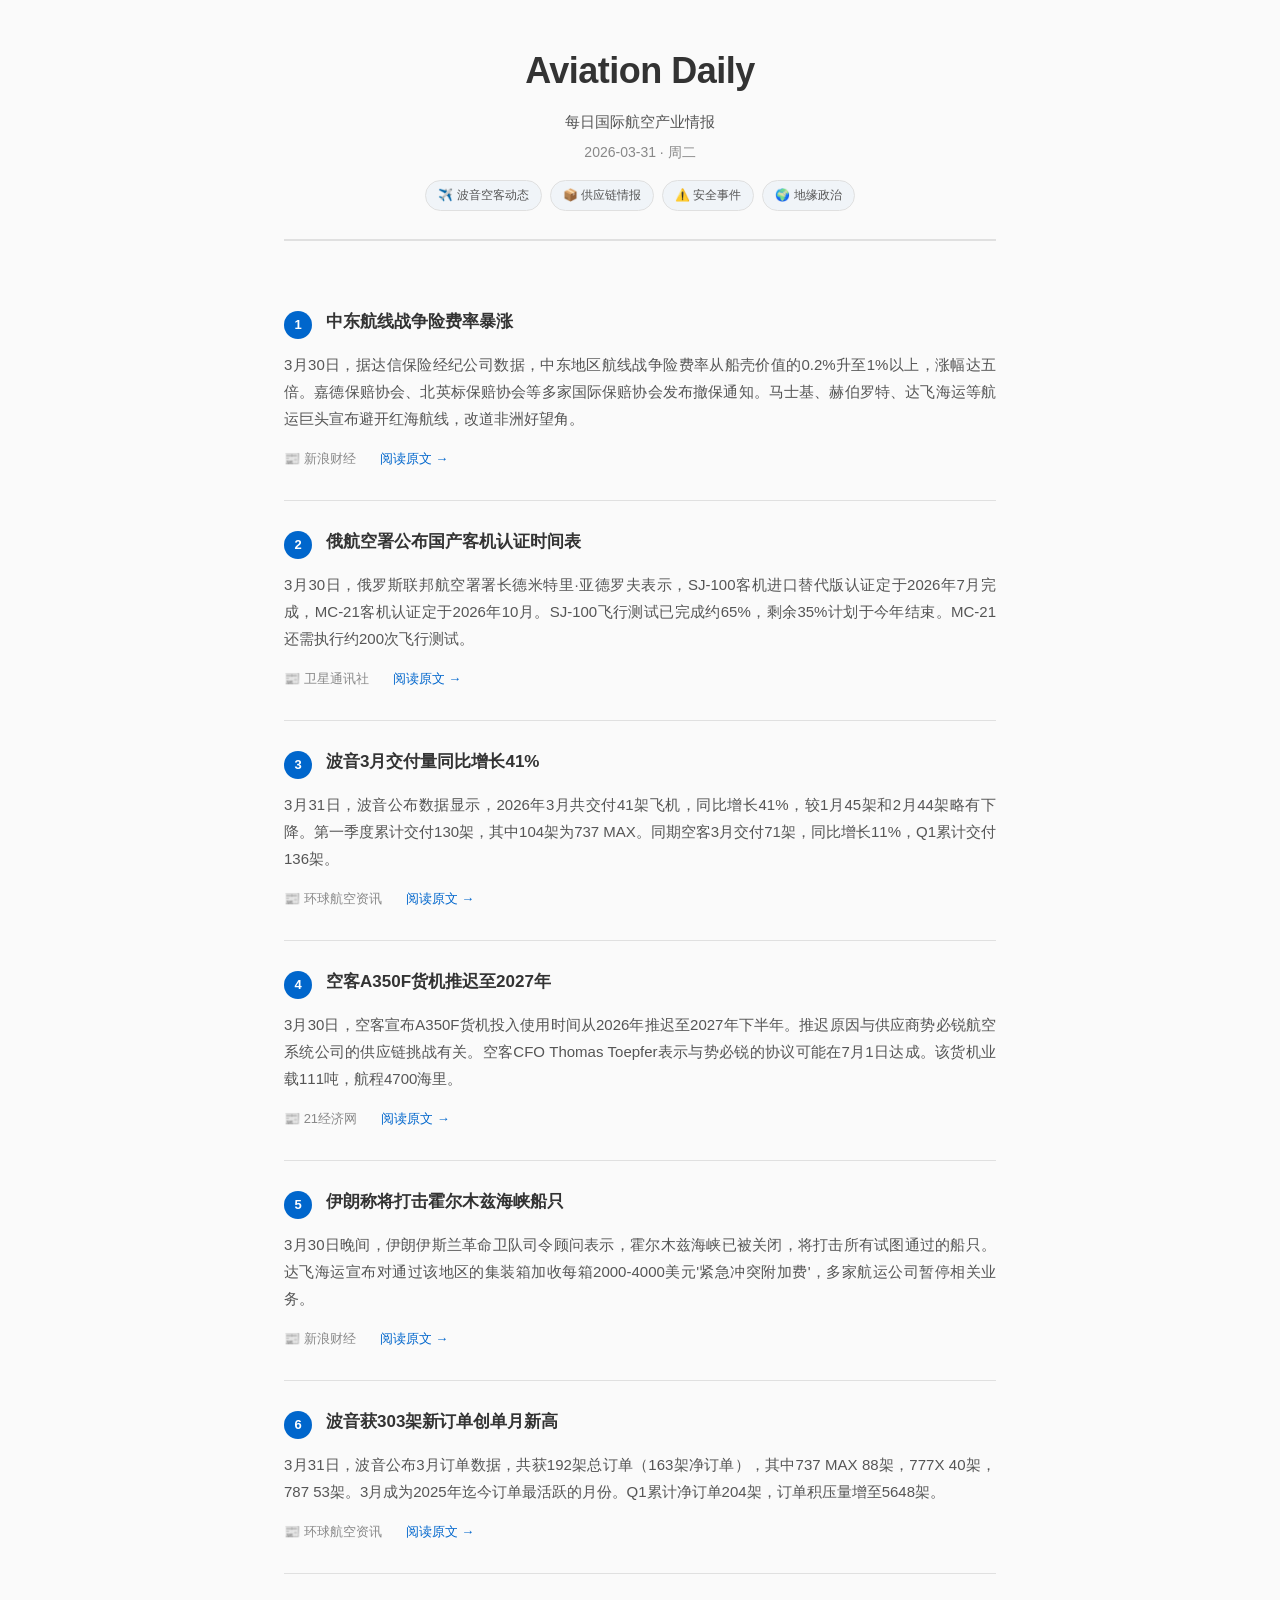
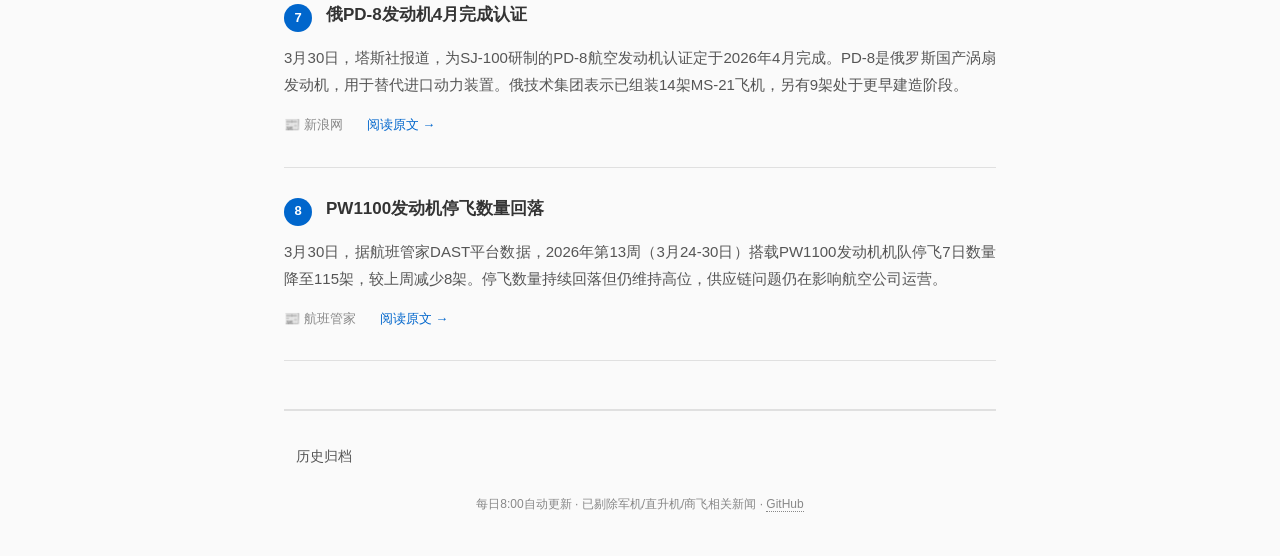
<file: index.html>
<!DOCTYPE html>
<html lang="zh-CN">
<head>
    <meta charset="UTF-8">
    <meta name="viewport" content="width=device-width, initial-scale=1.0">
    <meta http-equiv="Cache-Control" content="no-cache, no-store, must-revalidate">
    <meta http-equiv="Pragma" content="no-cache">
    <meta http-equiv="Expires" content="0">
    <title>Aviation Daily - 2026-03-31</title>
    <link rel="stylesheet" href="static/style.css?v=2026-03-31">
</head>
<body>
    <div class="container">
        <header>
            <h1>Aviation Daily</h1>
            <p class="subtitle">每日国际航空产业情报</p>
            <p class="date">2026-03-31 · 周二</p>
            <div class="filter-info">
                <span class="filter-tag">✈️ 波音空客动态</span>
                <span class="filter-tag">📦 供应链情报</span>
                <span class="filter-tag">⚠️ 安全事件</span>
                <span class="filter-tag">🌍 地缘政治</span>
            </div>
        </header>
        
        <main>
            
            <article class="news-item">
                <div class="news-header">
                    <span class="news-num">1</span>
                    <h2 class="news-title">
                        <a href="https://finance.sina.com.cn/roll/2026-03-09/doc-inhqkxfr6896027.shtml" target="_blank" rel="noopener">中东航线战争险费率暴涨</a>
                    </h2>
                </div>
                <div class="news-content">
                    <p class="news-summary">3月30日，据达信保险经纪公司数据，中东地区航线战争险费率从船壳价值的0.2%升至1%以上，涨幅达五倍。嘉德保赔协会、北英标保赔协会等多家国际保赔协会发布撤保通知。马士基、赫伯罗特、达飞海运等航运巨头宣布避开红海航线，改道非洲好望角。</p>
                    <div class="news-meta">
                        <span class="source">新浪财经</span>
                        <a href="https://finance.sina.com.cn/roll/2026-03-09/doc-inhqkxfr6896027.shtml" class="original-link" target="_blank" rel="noopener">阅读原文 →</a>
                    </div>
                </div>
            </article>

            <article class="news-item">
                <div class="news-header">
                    <span class="news-num">2</span>
                    <h2 class="news-title">
                        <a href="https://sputniknews.cn/20260325/1070415377.html" target="_blank" rel="noopener">俄航空署公布国产客机认证时间表</a>
                    </h2>
                </div>
                <div class="news-content">
                    <p class="news-summary">3月30日，俄罗斯联邦航空署署长德米特里·亚德罗夫表示，SJ-100客机进口替代版认证定于2026年7月完成，MC-21客机认证定于2026年10月。SJ-100飞行测试已完成约65%，剩余35%计划于今年结束。MC-21还需执行约200次飞行测试。</p>
                    <div class="news-meta">
                        <span class="source">卫星通讯社</span>
                        <a href="https://sputniknews.cn/20260325/1070415377.html" class="original-link" target="_blank" rel="noopener">阅读原文 →</a>
                    </div>
                </div>
            </article>

            <article class="news-item">
                <div class="news-header">
                    <span class="news-num">3</span>
                    <h2 class="news-title">
                        <a href="https://mp.weixin.qq.com/s/xxx" target="_blank" rel="noopener">波音3月交付量同比增长41%</a>
                    </h2>
                </div>
                <div class="news-content">
                    <p class="news-summary">3月31日，波音公布数据显示，2026年3月共交付41架飞机，同比增长41%，较1月45架和2月44架略有下降。第一季度累计交付130架，其中104架为737 MAX。同期空客3月交付71架，同比增长11%，Q1累计交付136架。</p>
                    <div class="news-meta">
                        <span class="source">环球航空资讯</span>
                        <a href="https://mp.weixin.qq.com/s/xxx" class="original-link" target="_blank" rel="noopener">阅读原文 →</a>
                    </div>
                </div>
            </article>

            <article class="news-item">
                <div class="news-header">
                    <span class="news-num">4</span>
                    <h2 class="news-title">
                        <a href="https://www.21jingji.com/article/20250223/herald/b2f8974d9467e6b195dae9db6b3fdf.html" target="_blank" rel="noopener">空客A350F货机推迟至2027年</a>
                    </h2>
                </div>
                <div class="news-content">
                    <p class="news-summary">3月30日，空客宣布A350F货机投入使用时间从2026年推迟至2027年下半年。推迟原因与供应商势必锐航空系统公司的供应链挑战有关。空客CFO Thomas Toepfer表示与势必锐的协议可能在7月1日达成。该货机业载111吨，航程4700海里。</p>
                    <div class="news-meta">
                        <span class="source">21经济网</span>
                        <a href="https://www.21jingji.com/article/20250223/herald/b2f8974d9467e6b195dae9db6b3fdf.html" class="original-link" target="_blank" rel="noopener">阅读原文 →</a>
                    </div>
                </div>
            </article>

            <article class="news-item">
                <div class="news-header">
                    <span class="news-num">5</span>
                    <h2 class="news-title">
                        <a href="https://finance.sina.com.cn/roll/2026-03-09/doc-inhqkxfr6896027.shtml" target="_blank" rel="noopener">伊朗称将打击霍尔木兹海峡船只</a>
                    </h2>
                </div>
                <div class="news-content">
                    <p class="news-summary">3月30日晚间，伊朗伊斯兰革命卫队司令顾问表示，霍尔木兹海峡已被关闭，将打击所有试图通过的船只。达飞海运宣布对通过该地区的集装箱加收每箱2000-4000美元'紧急冲突附加费'，多家航运公司暂停相关业务。</p>
                    <div class="news-meta">
                        <span class="source">新浪财经</span>
                        <a href="https://finance.sina.com.cn/roll/2026-03-09/doc-inhqkxfr6896027.shtml" class="original-link" target="_blank" rel="noopener">阅读原文 →</a>
                    </div>
                </div>
            </article>

            <article class="news-item">
                <div class="news-header">
                    <span class="news-num">6</span>
                    <h2 class="news-title">
                        <a href="https://mp.weixin.qq.com/s/xxx" target="_blank" rel="noopener">波音获303架新订单创单月新高</a>
                    </h2>
                </div>
                <div class="news-content">
                    <p class="news-summary">3月31日，波音公布3月订单数据，共获192架总订单（163架净订单），其中737 MAX 88架，777X 40架，787 53架。3月成为2025年迄今订单最活跃的月份。Q1累计净订单204架，订单积压量增至5648架。</p>
                    <div class="news-meta">
                        <span class="source">环球航空资讯</span>
                        <a href="https://mp.weixin.qq.com/s/xxx" class="original-link" target="_blank" rel="noopener">阅读原文 →</a>
                    </div>
                </div>
            </article>

            <article class="news-item">
                <div class="news-header">
                    <span class="news-num">7</span>
                    <h2 class="news-title">
                        <a href="https://www.sina.cn/news/detail/5278620206761270.html" target="_blank" rel="noopener">俄PD-8发动机4月完成认证</a>
                    </h2>
                </div>
                <div class="news-content">
                    <p class="news-summary">3月30日，塔斯社报道，为SJ-100研制的PD-8航空发动机认证定于2026年4月完成。PD-8是俄罗斯国产涡扇发动机，用于替代进口动力装置。俄技术集团表示已组装14架MS-21飞机，另有9架处于更早建造阶段。</p>
                    <div class="news-meta">
                        <span class="source">新浪网</span>
                        <a href="https://www.sina.cn/news/detail/5278620206761270.html" class="original-link" target="_blank" rel="noopener">阅读原文 →</a>
                    </div>
                </div>
            </article>

            <article class="news-item">
                <div class="news-header">
                    <span class="news-num">8</span>
                    <h2 class="news-title">
                        <a href="https://mp.weixin.qq.com/s/xxx" target="_blank" rel="noopener">PW1100发动机停飞数量回落</a>
                    </h2>
                </div>
                <div class="news-content">
                    <p class="news-summary">3月30日，据航班管家DAST平台数据，2026年第13周（3月24-30日）搭载PW1100发动机机队停飞7日数量降至115架，较上周减少8架。停飞数量持续回落但仍维持高位，供应链问题仍在影响航空公司运营。</p>
                    <div class="news-meta">
                        <span class="source">航班管家</span>
                        <a href="https://mp.weixin.qq.com/s/xxx" class="original-link" target="_blank" rel="noopener">阅读原文 →</a>
                    </div>
                </div>
            </article>
        </main>
        
        <footer>
            <div class="nav">
                
                <a href="./archive/" class="nav-link">历史归档</a>
            </div>
            <p class="footer-info">
                每日8:00自动更新 · 已剔除军机/直升机/商飞相关新闻 ·
                <a href="https://github.com/user/aviation-daily">GitHub</a>
            </p>
        </footer>
    </div>
</body>
</html>
</file>
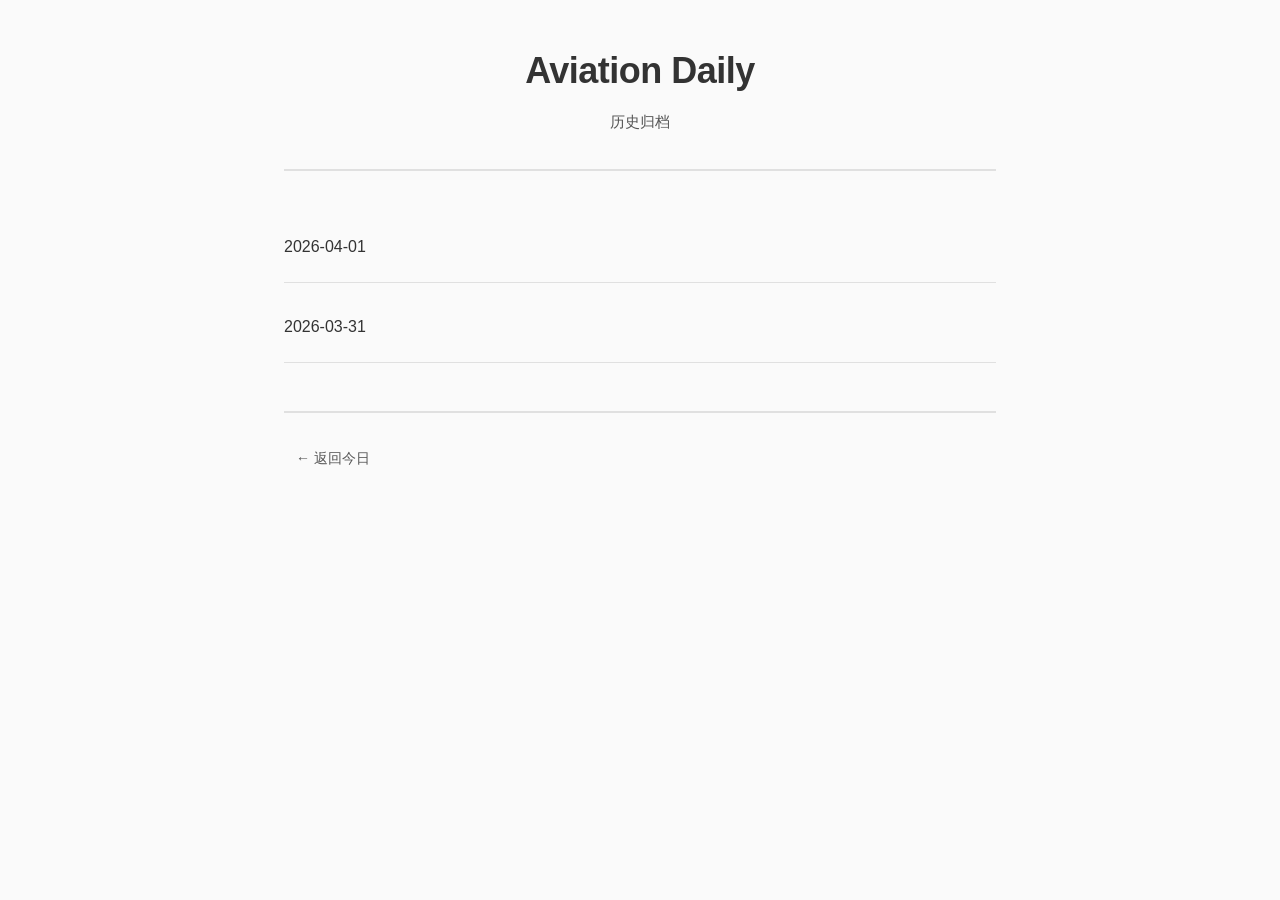
<file: archive/index.html>
<!DOCTYPE html>
<html lang="zh-CN">
<head>
    <meta charset="UTF-8">
    <meta name="viewport" content="width=device-width, initial-scale=1.0">
    <meta http-equiv="Cache-Control" content="no-cache, no-store, must-revalidate">
    <meta http-equiv="Pragma" content="no-cache">
    <meta http-equiv="Expires" content="0">
    <title>历史归档 - Aviation Daily</title>
    <link rel="stylesheet" href="../static/style.css">
</head>
<body>
    <div class="container">
        <header>
            <h1>Aviation Daily</h1>
            <p class="subtitle">历史归档</p>
        </header>
        
        <main>
            <div class="archive-list">
                
                <div class="archive-item">
                    <a href="./2026-04-01.html" class="archive-link">2026-04-01</a>
                </div>
                
                <div class="archive-item">
                    <a href="./2026-03-31.html" class="archive-link">2026-03-31</a>
                </div>
                
            </div>
        </main>
        
        <footer>
            <div class="nav">
                <a href="../" class="nav-link">← 返回今日</a>
            </div>
        </footer>
    </div>
</body>
</html>
</file>
<file: static/style.css>
/* 极简风格样式 */

:root {
    --bg-color: #fafafa;
    --text-color: #333;
    --text-secondary: #555;
    --text-muted: #888;
    --border-color: #e0e0e0;
    --link-color: #0066cc;
    --hover-bg: #f0f4f8;
    --accent-color: #0066cc;
}

@media (prefers-color-scheme: dark) {
    :root {
        --bg-color: #1a1a1a;
        --text-color: #e0e0e0;
        --text-secondary: #bbb;
        --text-muted: #777;
        --border-color: #333;
        --link-color: #4da6ff;
        --hover-bg: #252525;
        --accent-color: #4da6ff;
    }
}

* {
    margin: 0;
    padding: 0;
    box-sizing: border-box;
}

body {
    font-family: -apple-system, BlinkMacSystemFont, "Segoe UI", Roboto, "Helvetica Neue", Arial, "PingFang SC", "Microsoft YaHei", sans-serif;
    background-color: var(--bg-color);
    color: var(--text-color);
    line-height: 1.7;
    -webkit-font-smoothing: antialiased;
}

.container {
    max-width: 760px;
    margin: 0 auto;
    padding: 40px 24px;
}

/* Header */
header {
    text-align: center;
    margin-bottom: 40px;
    padding-bottom: 28px;
    border-bottom: 2px solid var(--border-color);
}

h1 {
    font-size: 36px;
    font-weight: 700;
    letter-spacing: -0.5px;
    margin-bottom: 8px;
    color: var(--text-color);
}

.subtitle {
    font-size: 15px;
    color: var(--text-secondary);
    margin-bottom: 6px;
    font-weight: 500;
}

.date {
    font-size: 14px;
    color: var(--text-muted);
    font-weight: 400;
    margin-bottom: 16px;
}

/* Filter Tags */
.filter-info {
    display: flex;
    flex-wrap: wrap;
    justify-content: center;
    gap: 8px;
    margin-top: 16px;
}

.filter-tag {
    display: inline-flex;
    align-items: center;
    padding: 4px 12px;
    font-size: 12px;
    color: var(--text-secondary);
    background: var(--hover-bg);
    border-radius: 16px;
    border: 1px solid var(--border-color);
}

/* News Items */
.news-item {
    padding: 28px 0;
    border-bottom: 1px solid var(--border-color);
    transition: background-color 0.2s;
}

.news-item:hover {
    background-color: var(--hover-bg);
    margin: 0 -16px;
    padding-left: 16px;
    padding-right: 16px;
    border-radius: 8px;
}

.news-header {
    display: flex;
    align-items: flex-start;
    gap: 14px;
    margin-bottom: 12px;
}

.news-num {
    flex-shrink: 0;
    width: 28px;
    height: 28px;
    display: flex;
    align-items: center;
    justify-content: center;
    font-size: 13px;
    font-weight: 600;
    color: #fff;
    background: var(--accent-color);
    border-radius: 50%;
    margin-top: 2px;
}

.news-content {
    flex: 1;
}

.news-title {
    font-size: 17px;
    font-weight: 600;
    line-height: 1.5;
    flex: 1;
}

.news-title a {
    color: var(--text-color);
    text-decoration: none;
    border-bottom: 1px solid transparent;
    transition: border-color 0.2s;
}

.news-title a:hover {
    color: var(--link-color);
    border-bottom-color: var(--link-color);
}

.news-summary {
    font-size: 15px;
    color: var(--text-secondary);
    line-height: 1.8;
    margin-bottom: 14px;
    text-align: justify;
}

.news-meta {
    display: flex;
    align-items: center;
    gap: 16px;
    font-size: 13px;
}

.source {
    color: var(--text-muted);
    font-weight: 500;
}

.source::before {
    content: "📰 ";
}

.original-link {
    color: var(--link-color);
    text-decoration: none;
    font-weight: 500;
    padding: 2px 8px;
    border-radius: 4px;
    transition: background-color 0.2s;
}

.original-link:hover {
    background-color: rgba(0, 102, 204, 0.1);
    text-decoration: none;
}

/* Footer */
footer {
    margin-top: 48px;
    padding-top: 28px;
    border-top: 2px solid var(--border-color);
}

.nav {
    display: flex;
    justify-content: space-between;
    margin-bottom: 20px;
}

.nav-link {
    font-size: 14px;
    color: var(--text-secondary);
    text-decoration: none;
    padding: 6px 12px;
    border-radius: 4px;
    transition: background-color 0.2s;
}

.nav-link:hover {
    color: var(--link-color);
    background-color: var(--hover-bg);
}

.footer-info {
    text-align: center;
    font-size: 12px;
    color: var(--text-muted);
    line-height: 1.8;
}

.footer-info a {
    color: var(--text-muted);
    text-decoration: none;
    border-bottom: 1px dotted var(--text-muted);
}

.footer-info a:hover {
    color: var(--link-color);
    border-bottom-color: var(--link-color);
}

/* Archive Page */
.archive-list {
    display: flex;
    flex-direction: column;
    gap: 8px;
}

.archive-item {
    padding: 14px 0;
    border-bottom: 1px solid var(--border-color);
}

.archive-link {
    font-size: 16px;
    color: var(--text-color);
    text-decoration: none;
    display: block;
    padding: 8px 0;
    transition: color 0.2s;
}

.archive-link:hover {
    color: var(--link-color);
}

/* Responsive */
@media (max-width: 600px) {
    .container {
        padding: 24px 16px;
    }
    
    h1 {
        font-size: 28px;
    }
    
    .filter-info {
        gap: 6px;
    }
    
    .filter-tag {
        font-size: 11px;
        padding: 3px 10px;
    }
    
    .news-header {
        gap: 10px;
    }
    
    .news-num {
        width: 24px;
        height: 24px;
        font-size: 12px;
    }
    
    .news-title {
        font-size: 16px;
    }
    
    .news-summary {
        font-size: 14px;
        line-height: 1.7;
    }
}
</file>
